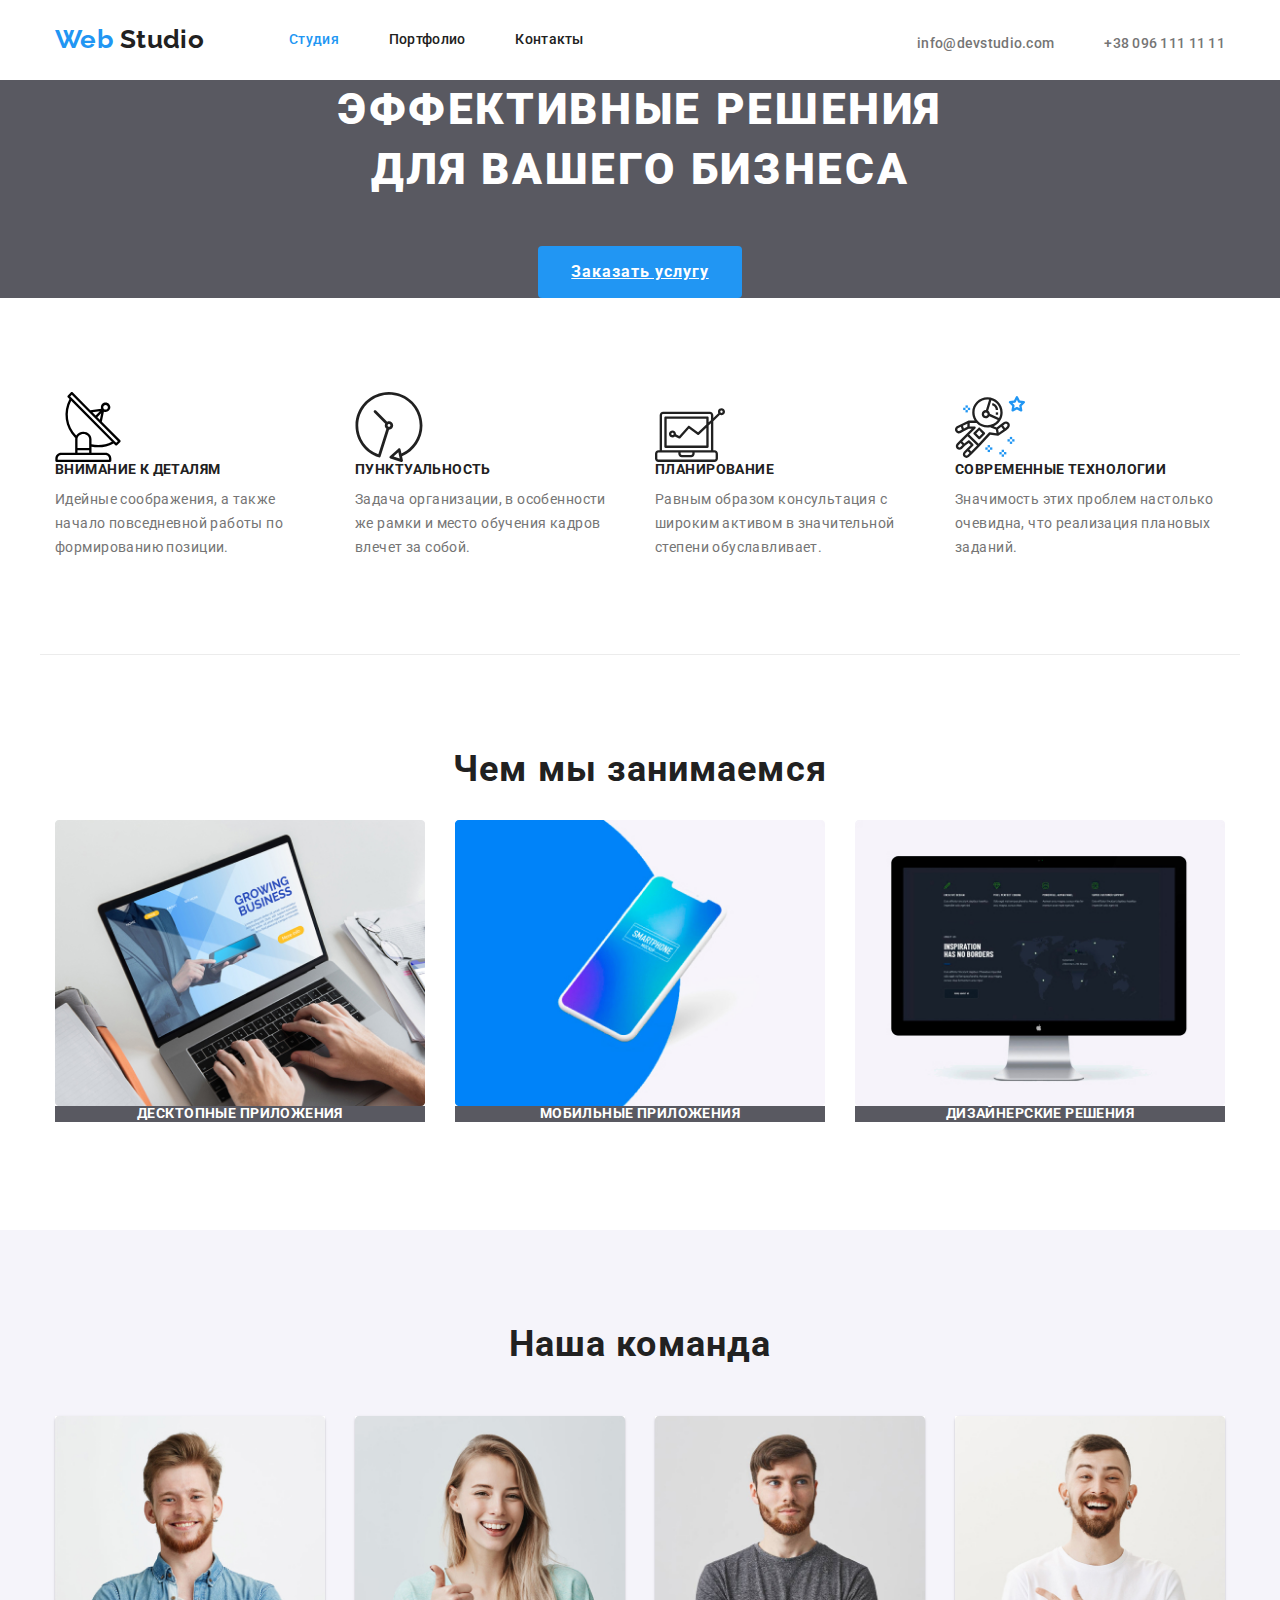
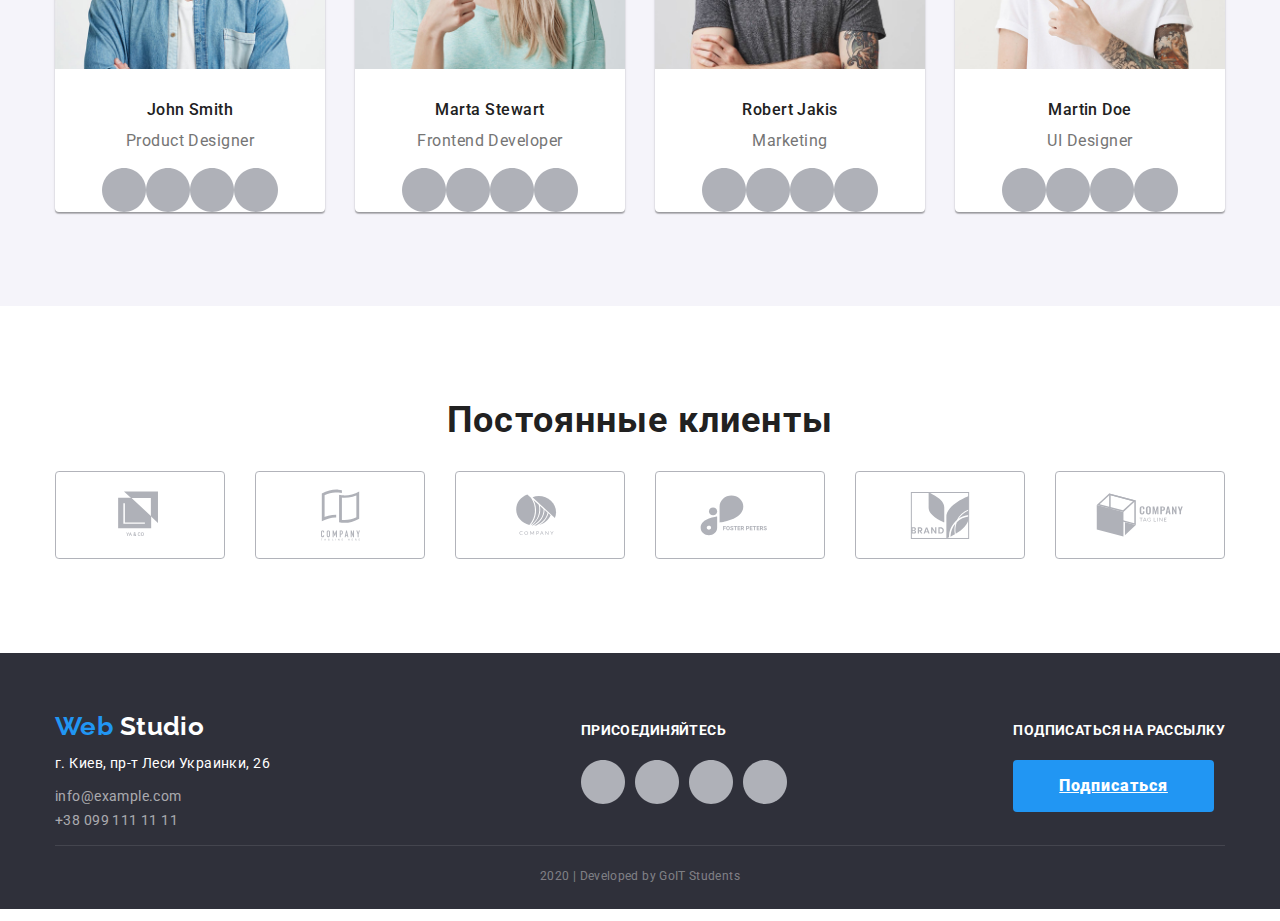
<file: index.html>
<!DOCTYPE html>
<html lang="ru">
<head>
    <meta charset="UTF-8">
    <meta name="viewport" content="width=device-width, initial-scale=1.0">
    <title>Homework 3 </title>
    <link href="https://fonts.googleapis.com/css2?family=Raleway:wght@700&family=Roboto:wght@400;500;700;900&display=swap" rel="stylesheet">
    <link rel="stylesheet" href="https://cdnjs.cloudflare.com/ajax/libs/modern-normalize/0.6.0/modern-normalize.min.css">
    <link rel="stylesheet" href="./css/common.css">
    <link rel="stylesheet" href="./css/styles.css">
    </head>
<body>
  
    <!--Шапка проэкта-->
  <header>
  <div class="container page-header ">
      <nav class="main-nav">
        <a lang="en" href="./index.html" class="logo">  Web <span class="back">Studio</span> </a>
          <ul class="site-nav list">
            <li class="item"><a href="./index.html" class="link current">Студия</a></li>
            <li class="item"><a href="./portfolio.html" class="link">Портфолио</a></li>
            <li class="item"><a href="./contacts.html" class="link">Контакты</a></li>
          </ul>
      </nav>
       <div class="contact">
        <ul class="connection-nav list">
          <li> <a href="mailto:info@devstudio.com" class="link">info@devstudio.com</a> </li>
          <li> <a href="tel:+30961111111" class="link">+38 096 111 11 11</a> </li>
        </ul>
     </div>
  </div>
  </header>
    
  <!--Банер-->
  <main>
  <section class="hero">
       <div class="container-hero">
        <h1 class="hero-title">ЭФФЕКТИВНЫЕ РЕШЕНИЯ ДЛЯ ВАШЕГО БИЗНЕСА</h1>
        <a href="" class="button primary">Заказать услугу</a> 
       </div>
  </section>
  
  <!--Функционал-->
  <section class="section features">
    <div class="container feat">
      <ul class="features">
        <li> 
            <a href="" class="page"><img src="./images/sputnik.svg" alt="спутник"></a>
            <h2 class="title">ВНИМАНИЕ К ДЕТАЛЯМ</h2>
            <p class="text">Идейные соображения, а также начало повседневной работы по формированию позиции.</p>
        </li>
        <li>
            <a href="" class="page"><img src="./images/clock.svg" alt="часы"></a>
            <h2 class="title">Пунктуальность</h2>
            <p class="text">Задача организации, в особенности же рамки и место обучения кадров влечет за собой.</p>
        </li>
        <li>
            <a href="" class="page"><img src="./images/diagram.svg" alt="диаграмма"></a>
            <h2 class="title">Планирование</h2>
            <p class="text">Равным образом консультация с широким активом в значительной степени обуславливает.</p>

        </li>
        <li>
            <a href="" class="page"><img src="./images/astronaut.svg" alt="астронавт"></a>
            <h2 class="title">Современные технологии</h2>
            <p class="text">Значимость этих проблем настолько очевидна, что реализация плановых заданий.</p>
        </li>
    </ul>
    </div>
  </section>
    
  <!-- Перечень занятий -->
  <section class="section">
    <div class="container">
      <h2 class="section-title">Чем мы занимаемся</h2>
        <ul class="scroll">
         <li class="works">
          <a href=""> <img src="./images/box1.jpg" width="370" height="294" alt="картинка"></a>    
          <h3 class="title">ДЕСКТОПНЫЕ ПРИЛОЖЕНИЯ</h3>
          </li>
          <li class="works">
          <a href=""><img src="./images/box2.jpg" width="370" height="294" alt="картинка"></a>
          <h3 class="title">МОБИЛЬНЫЕ ПРИЛОЖЕНИЯ</h3>
          </li>
          <li class="works">
          <a href=""><img src="./images/box3.jpg" width="370" height="294" alt="картинка"></a>    
          <h3 class="title">ДИЗАЙНЕРСКИЕ РЕШЕНИЯ</h3>
          </li>
        </ul>        
    </div>    
  </section>
  
  <!--Команда-->
  <section class="section-team">
   <div class="container">
    <h2 class="section-title people">Наша команда</h2>
    <ul class="team">
      <li class="commands">
         <img class="foto" src="./images/john.jpg" width="270" height="260" alt="фото">
         <h3 class="title">John Smith</h3>
         <p class="profession">Product Designer</p>
    <ul class="social">
      <li><a href=""><img src="./images/Ellipse.svg" alt=""></a></li>
      <li><a href=""><img src="./images/Ellipse.svg" alt=""></a></li>
      <li><a href=""><img src="./images/Ellipse.svg" alt=""></a></li>
      <li><a href=""><img src="./images/Ellipse.svg" alt=""></a></li>
    </ul>
      </li>
      <li class="commands">
        <img class="foto" src="./images/marta.jpg" width="270" height="260" alt="фото">
        <h3 class="title">Marta Stewart</h3>
        <p class="profession">Frontend Developer</p>
      <ul class="social">
        <li><a href=""><img src="./images/Ellipse.svg" alt=""></a></li>
        <li><a href=""><img src="./images/Ellipse.svg" alt=""></a></li>
        <li><a href=""><img src="./images/Ellipse.svg" alt=""></a></li>
        <li><a href=""><img src="./images/Ellipse.svg" alt=""></a></li>
    </ul>
      </li>
      <li class="commands">
        <img class="foto" src="./images/robert.jpg" width="270" height="260" alt="фото">
        <h3 class="title">Robert Jakis</h3>
        <p class="profession">Marketing</p>
    <ul class="social">
        <li><a href=""><img src="./images/Ellipse.svg" alt=""></a></li>
        <li><a href=""><img src="./images/Ellipse.svg" alt=""></a></li>
        <li><a href=""><img src="./images/Ellipse.svg" alt=""></a></li>
        <li><a href=""><img src="./images/Ellipse.svg" alt=""></a></li>
    </ul>
      </li>
      <li class="commands">
        <img class="foto" src="./images/Martin.jpg" width="270" height="260" alt="фото">
        <h3 class="title">Martin Doe</h3>
        <p class="profession">UI Designer</p>
        <ul class="social">
            <li><a href=""><img src="./images/Ellipse.svg" alt=""></a></li>
            <li><a href=""><img src="./images/Ellipse.svg" alt=""></a></li>
            <li><a href=""><img src="./images/Ellipse.svg" alt=""></a></li>
            <li><a href=""><img src="./images/Ellipse.svg" alt=""></a></li>
        </ul>
      </li>
     </ul>  
   </div>    
  </section>
  
  <!--Clients-->
  <section class="section">
    <div class="container">
     <h2 class="section-title">Постоянные клиенты</h2>
      <ul class="clients">
        <li><a href=""><img src="./images/Client1.svg" alt="компания"></a></li>
        <li><a href=""><img src="./images/Client2.svg" alt="компания"></a></li>
        <li><a href=""><img src="./images/Client3.svg" alt="компания"></a></li>
        <li><a href=""><img src="./images/Client4.svg" alt="компания"></a></li>
        <li><a href=""><img src="./images/Client5.svg" alt="компания"></a></li>
        <li><a href=""><img src="./images/Client6.svg" alt="компания"></a></li>
      </ul>
    </div>
  </section>
  </main>
    
  <!--Футер-->
  <footer>
  <div class="container">
      <div class="endbox">
        <div class="end">
          <div class="logotipe"><a lang="en" href="./index.html" class="logo">Web <span class="wite">Studio</span></a></div>
      <address class="address">
          г. Киев, пр-т Леси Украинки, 26
      </address>
  
      <address class="contacts-address">
        <ul>
          <li><a href="mailto:info@example.com" class="link">info@example.com</a></li>
          <li><a href="tel:+380991111111" class="link">+38 099 111 11 11</a></li>
        </ul>
      </address>
      </div>
      <div class="invitation">
          <p class="finish">ПРИСОЕДИНЯЙТЕСЬ</p>
      <ul class="finish-social">
          <li><a href=""><img src="./images/Ellipse.svg" alt="Ссылка на Facebook"></a></li>
          <li><a href=""><img src="./images/Ellipse.svg" alt="Ссылка на Twitter"></a></li>
          <li><a href=""><img src="./images/Ellipse.svg" alt="Ссылка на Instagram"></a></li>
          <li><a href=""><img src="./images/Ellipse.svg" alt="Ссылка на LinkedIn"></a></li>
      </ul>
      </div>
    
         <div class="finishbox">
            <p class="finish">ПОДПИСАТЬСЯ НА РАССЫЛКУ</p>
    <a href="" class="button secondary">Подписаться</a>
        </div>
      </div>
    <p class="developed">2020 | Developed by GoIT Students </p>
    </div>
  </footer>

  </body>
  </html>
</file>
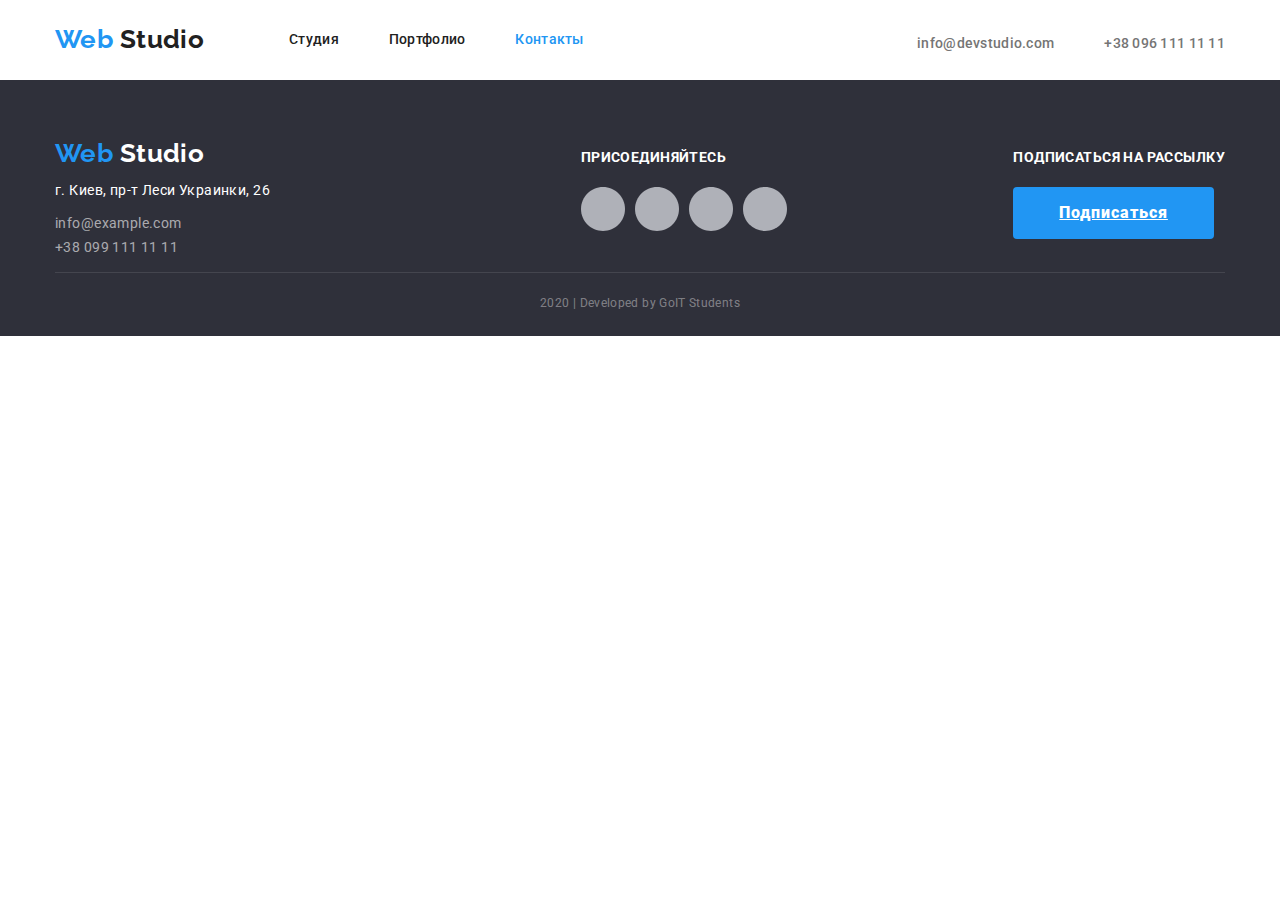
<file: contacts.html>
<!DOCTYPE html>
<html lang="ru">
<head>
    <meta charset="UTF-8">
    <meta name="viewport" content="width=device-width, initial-scale=1.0">
    <title>Homework 3</title>
    <link href="https://fonts.googleapis.com/css2?family=Raleway:wght@700&family=Roboto:wght@400;500;700;900&display=swap" rel="stylesheet">
    <link rel="stylesheet" href="https://cdnjs.cloudflare.com/ajax/libs/modern-normalize/0.6.0/modern-normalize.min.css">
    <link rel="stylesheet" href="./css/common.css">
    <link rel="stylesheet" href="./css/styles.css">
</head>
<body>
  <!--Шапка проэкта-->
  <header>
    <div class="container page-header ">
        <nav class="main-nav">
          <a lang="en" href="./index.html" class="logo">  Web <span class="back">Studio</span> </a>
            <ul class="site-nav list">
              <li class="item"><a href="./index.html" class="link">Студия</a></li>
              <li class="item"><a href="./portfolio.html" class="link">Портфолио</a></li>
              <li class="item"><a href="./contacts.html" class="link current">Контакты</a></li>
            </ul>
        </nav>
         <div class="contact">
          <ul class="connection-nav list">
            <li><a href="mailto:info@devstudio.com" class="link">info@devstudio.com</a></li>
            <li><a href="tel:+30961111111" class="link">+38 096 111 11 11</a></li>
          </ul>
       </div>
    </div>
  </header>

  <main>

  </main>


    <!--Футер-->
    <footer>
      <div class="container">
          <div class="endbox">
            <div class="end">
              <div class="logotipe"><a lang="en" href="./index.html" class="logo">Web <span class="wite">Studio</span></a></div>
          <address class="address">
              г. Киев, пр-т Леси Украинки, 26
          </address>
      
          <address class="contacts-address">
            <ul>
              <li><a href="mailto:info@example.com" class="link">info@example.com</a></li>
              <li><a href="tel:+380991111111" class="link">+38 099 111 11 11</a></li>
            </ul>
          </address>
          </div>
          <div class="invitation">
              <p class="finish">ПРИСОЕДИНЯЙТЕСЬ</p>
          <ul class="finish-social">
              <li><a href=""><img src="./images/Ellipse.svg" alt="Ссылка на Facebook"></a></li>
              <li><a href=""><img src="./images/Ellipse.svg" alt="Ссылка на Twitter"></a></li>
              <li><a href=""><img src="./images/Ellipse.svg" alt="Ссылка на Instagram"></a></li>
              <li><a href=""><img src="./images/Ellipse.svg" alt="Ссылка на LinkedIn"></a></li>
          </ul>
          </div>
        
             <div class="finishbox">
                <p class="finish">ПОДПИСАТЬСЯ НА РАССЫЛКУ</p>
        <a href="" class="button secondary">Подписаться</a>
            </div>
          </div>
        <p class="developed">2020 | Developed by GoIT Students </p>
        </div>
      </footer>

  </body>
  </html>
</file>
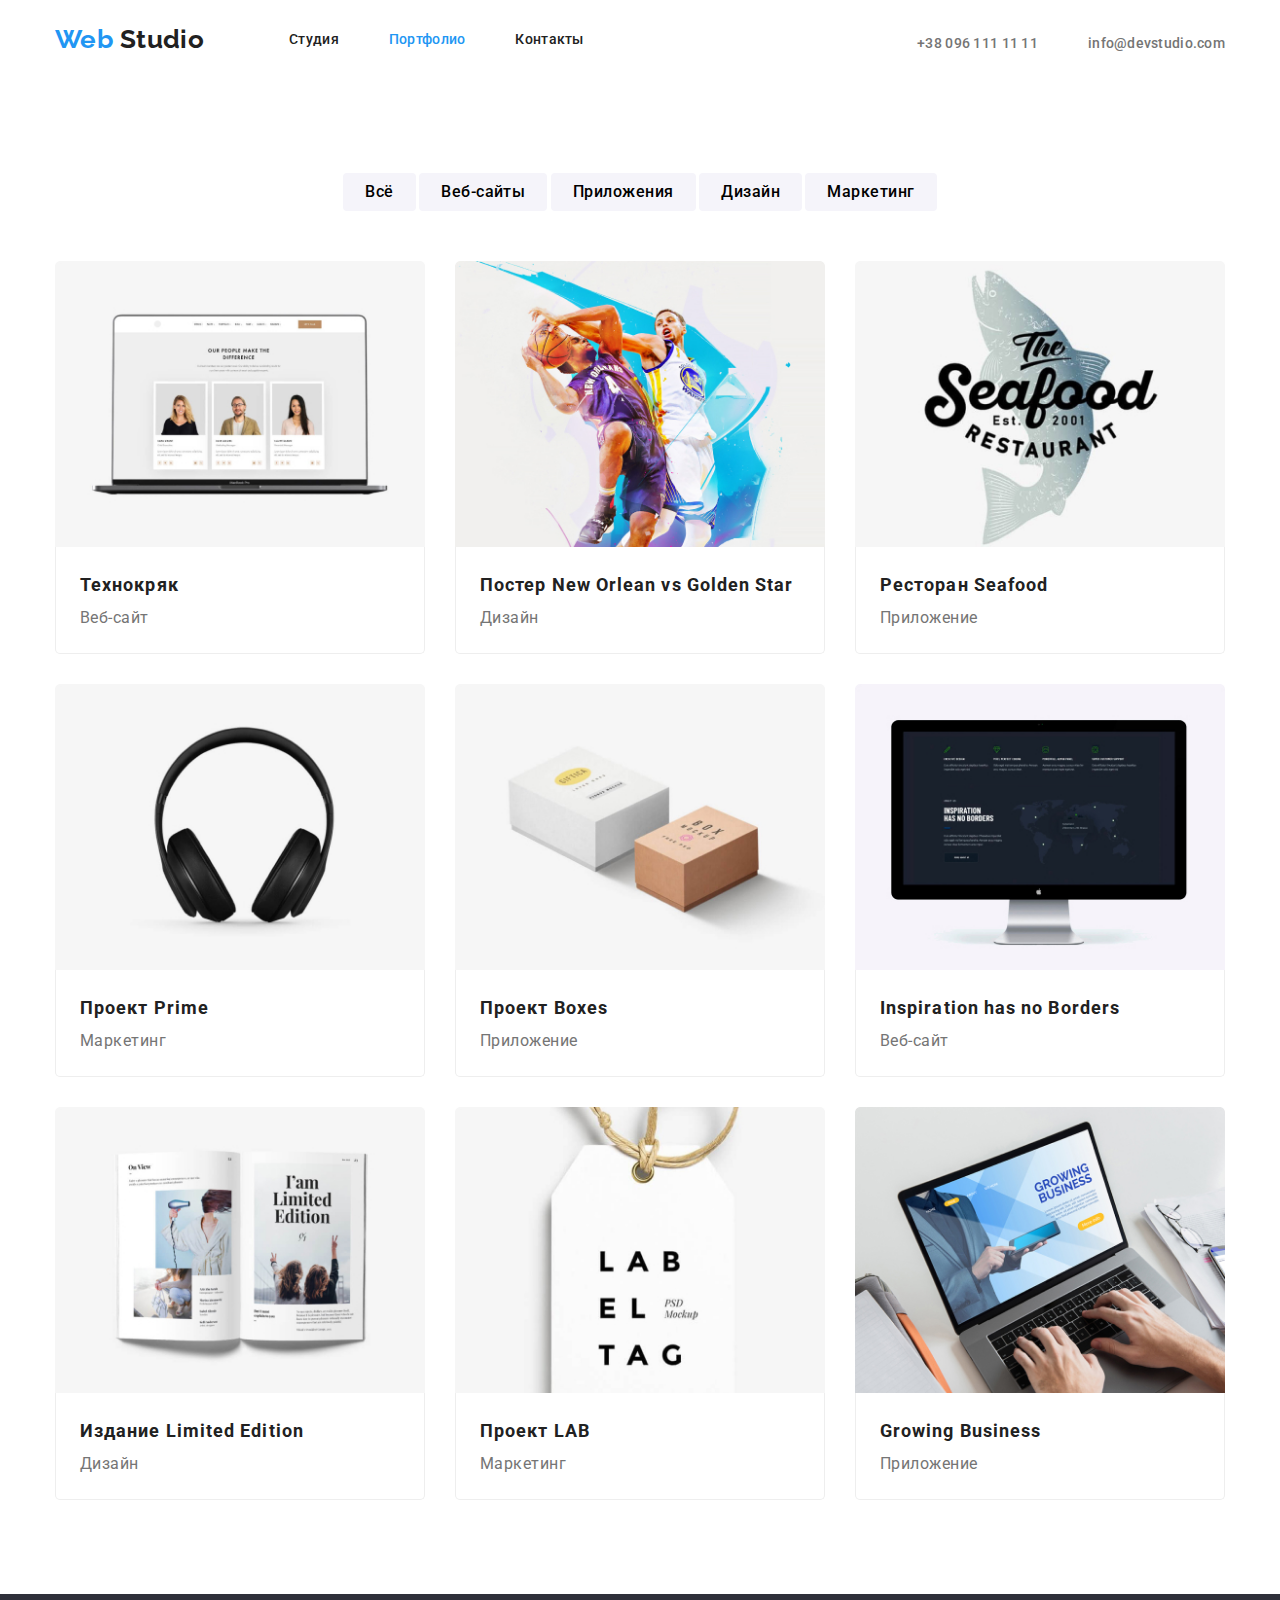
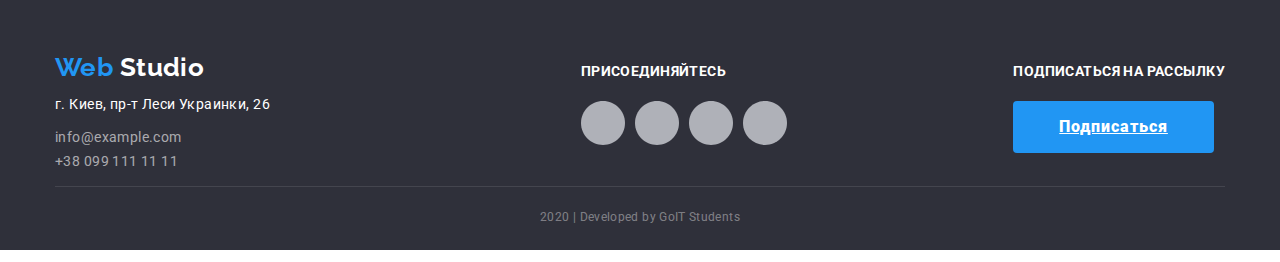
<file: portfolio.html>
<!DOCTYPE html>
<html lang="ru">
<head>
    <meta charset="UTF-8">
    <meta name="viewport" content="width=device-width, initial-scale=1.0">
    <title>Homework 3</title>
    <link href="https://fonts.googleapis.com/css2?family=Raleway:wght@700&family=Roboto:wght@400;500;700;900&display=swap" rel="stylesheet">
    <link rel="stylesheet" href="https://cdnjs.cloudflare.com/ajax/libs/modern-normalize/0.6.0/modern-normalize.min.css">
    <link rel="stylesheet" href="./css/common.css">
    <link rel="stylesheet" href="./css/styles.css">
</head>
<body>
  <!--Шапка проэкта-->
  <header>
    <div class="container page-header ">
        <nav class="main-nav">
          <a lang="en" href="./index.html" class="logo">  Web <span class="back">Studio</span> </a>
            <ul class="site-nav list">
              <li class="item"><a href="./index.html" class="link">Студия</a></li>
              <li class="item"><a href="./portfolio.html" class="link current">Портфолио</a></li>
              <li class="item"><a href="./contacts.html" class="link">Контакты</a></li>
            </ul>
        </nav>
         <div class="contact">
          <ul class="connection-nav list">
            <li><a href="tel:+30961111111" class="link">+38 096 111 11 11</a></li>
            <li><a href="mailto:info@devstudio.com" class="link">info@devstudio.com</a></li>
          </ul>
       </div>
    </div>
  </header>

  <main>
    <h1 class="is-hidden">Наши проэкты</h1>

    <section class="section-project"> 
      <div class="container">
  <ul class="project-portfolio">
    <button type="button" class="portfolio">Всё</button>  
    <button type="button" class="portfolio">Веб-сайты</button>
    <button type="button" class="portfolio">Приложения</button>
    <button type="button" class="portfolio">Дизайн</button>
    <button type="button" class="portfolio">Маркетинг</button> 
</ul>     
  <ul class="project">
    <a href=""class="project-img">
      <li><img class="item" src="./images/img1.jpg" width="370" height="294" alt="Проэкт Веб-сайт">
      <div class="card-container">
        <h2 class="title">Технокряк</h2>
        <p class="text">Веб-сайт</p>
      </div>
      <!-- <p class="text-overlay">Технокряк это современная площадка распространения коронавируса. Компании используют эту платформу для цифрового шпионажа и атак на защищённые сервера конкурентов.</p> -->
    </li></a>
    <a href=""class="project-img">
      <li><img class="item" src="./images/img2.jpg" width="370" height="294" alt="Проэкт дизайн">
      <div class="card-container">
        <h2 class="title">Постер New Orlean vs Golden Star</h2>
        <p class="text">Дизайн</p>
      </div> 
          <!-- <p class="text-overlay">Технокряк это современная площадка распространения коронавируса. Компании используют эту платформу для цифрового шпионажа и атак на защищённые сервера конкурентов.</p> -->
    </li></a>
    <a href=""class="project-img">
      <li><img class="item" src="./images/img3.jpg" width="370" height="294" alt="Проэкт приложения">
      <div class="card-container">
        <h2 class="title">Ресторан Seafood</h2>
        <p class="text">Приложение</p>
      </div>
      <!-- <p class="text-overlay">Технокряк это современная площадка распространения коронавируса. Компании используют эту платформу для цифрового шпионажа и атак на защищённые сервера конкурентов.</p> -->
    </li></a>
    <a href=""class="project-img">
      <li><img class="item" src="./images/img4.jpg" width="370" height="294" alt="Проэкт маркетинг">
      <div class="card-container">
        <h2 class="title">Проект Prime</h2>
        <p class="text">Маркетинг</p>
      </div>
      <!-- <p class="text-overlay">Технокряк это современная площадка распространения коронавируса. Компании используют эту платформу для цифрового шпионажа и атак на защищённые сервера конкурентов.</p> -->
    </li></a>
    <a href=""class="project-img">
      <li><img class="item" src="./images/img5.jpg" width="370" height="294" alt="Проэкт приложения">
      <div class="card-container">
        <h2 class="title">Проект Boxes</h2>
        <p class="text">Приложение</p>
      </div>
      <!-- <p class="text-overlay">Технокряк это современная площадка распространения коронавируса. Компании используют эту платформу для цифрового шпионажа и атак на защищённые сервера конкурентов.</p> -->
    </li></a>
    <a href=""class="project-img">
      <li><img class="item" src="./images/img6.jpg" width="370" height="294" alt="Проэкт Веб-сайт">
      <div class="card-container">
        <h2 class="title">Inspiration has no Borders</h2>
        <p class="text">Веб-сайт</p>
      </div>
      <!-- <p class="text-overlay">Технокряк это современная площадка распространения коронавируса. Компании используют эту платформу для цифрового шпионажа и атак на защищённые сервера конкурентов.</p> -->
    </li></a>
    <a href=""class="project-img">
      <li><img class="item" src="./images/img7.jpg" width="370" height="294" alt="Проэкт дизайн">
      <div class="card-container">
        <h2 class="title">Издание Limited Edition</h2>
        <p class="text">Дизайн</p>
      </div>
      <!-- <p class="text-overlay">Технокряк это современная площадка распространения коронавируса. Компании используют эту платформу для цифрового шпионажа и атак на защищённые сервера конкурентов.</p> -->
    </li></a>
    <a href=""class="project-img">
      <li><img class="item" src="./images/img8.jpg" width="370" height="294" alt="Проэкт маркетинг">
      <div class="card-container">
        <h2 class="title">Проект LAB</h2>
        <p class="text">Маркетинг</p>
      </div>
      <!-- <p class="text-overlay">Технокряк это современная площадка распространения коронавируса. Компании используют эту платформу для цифрового шпионажа и атак на защищённые сервера конкурентов.</p> -->
    </li></a>
    <a href=""class="project-img">
      <li><img class="item" src="./images/img9.jpg" width="370" height="294" alt="Проэкт приложения">
      <div class="card-container">
        <h2 class="title">Growing Business</h2>
        <p class="text">Приложение</p>
      </div>
      <!-- <p class="text-overlay">Технокряк это современная площадка распространения коронавируса. Компании используют эту платформу для цифрового шпионажа и атак на защищённые сервера конкурентов.</p> -->
    </li></a>
    </ul>
      </div>
  </section>
  </main>


    <!--Футер-->
    <footer>
      <div class="container">
          <div class="endbox">
            <div class="end">
              <div class="logotipe"><a lang="en" href="./index.html" class="logo">Web <span class="wite">Studio</span></a></div>
          <address class="address">
              г. Киев, пр-т Леси Украинки, 26
          </address>
      
          <address class="contacts-address">
            <ul>
              <li><a href="mailto:info@example.com" class="link">info@example.com</a></li>
              <li><a href="tel:+380991111111" class="link">+38 099 111 11 11</a></li>
            </ul>
          </address>
          </div>
          <div class="invitation">
              <p class="finish">ПРИСОЕДИНЯЙТЕСЬ</p>
          <ul class="finish-social">
              <li><a href=""><img src="./images/Ellipse.svg" alt="Ссылка на Facebook"></a></li>
              <li><a href=""><img src="./images/Ellipse.svg" alt="Ссылка на Twitter"></a></li>
              <li><a href=""><img src="./images/Ellipse.svg" alt="Ссылка на Instagram"></a></li>
              <li><a href=""><img src="./images/Ellipse.svg" alt="Ссылка на LinkedIn"></a></li>
          </ul>
          </div>
        
             <div class="finishbox">
                <p class="finish">ПОДПИСАТЬСЯ НА РАССЫЛКУ</p>
        <a href="" class="button secondary">Подписаться</a>
            </div>
          </div>
        <p class="developed">2020 | Developed by GoIT Students </p>
        </div>
    </footer>
  
  </body>
  </html>
</file>
<file: css/common.css>
:root{
    --primary-text-color: #757575;
    --title-text-color: #212121;
    --accent-color: #2196F3;
    --wite-color: #FFFFFF;
    --fill-silver: #F5F4FA;
  
}

body{
    background-color: var(--wite-color);
    color: var(--title-text-color);

    font-family: Roboto, sans-serif;
    font-size: 14px;
    letter-spacing: 0.03em
        
}

.logo{
    margin-right: 85px;
    padding-top: 24px;
    padding-bottom: 25px;

    color: var(--accent-color);

    font-family: Raleway, sans-serif ;
    font-weight: 700;
    font-size: 26px;
    line-height: 1.2;
    text-decoration: none;
}
.logo:hover,
.logo:focus{
    color: var(--accent-color);
}

ul{
    list-style: none;
    margin-bottom: 0;
    margin-top: 0;
    padding: 0;
}

/* Site nav */

.site-nav{
    display: flex;
    align-items: center;   
}

.site-nav .item + .item{
    margin-left: 50px;
}

.site-nav .link{
    display: block;
    padding-top: 32px;
    padding-bottom: 32px;

    color: var(--title-text-color);
    font-weight: 500;
    line-height: 1.14;
    letter-spacing: 0.02em;
    text-decoration: none;
}

.site-nav .link:hover, 
.site-nav .link:focus{
    color: var(--accent-color);
}

.site-nav .link.current{
    color: var(--accent-color);
} 

.connection-nav .item {
    padding-top: 32px;
    padding-bottom: 32px;
}

.connection-nav{
    display: flex;
    align-items: center;
}

.connection-nav li{
    margin-right: 50px;
}

.connection-nav li:nth-child(2n){
    margin-right: 0px;
}

.connection-nav .link{
    padding-top: 32px;
    padding-bottom: 32px;
   color: var(--primary-text-color);

    font-weight: 500;
    line-height: 1.14;
    letter-spacing: 0.02em;
    text-decoration: none;
}

.connection-nav .link:hover,
.connection-nav .link:focus{
    color: var(--accent-color);
}

/* footer */

footer{
    background-color: #2F303A;
}
    
.endbox{
    display: flex;
    align-items: baseline;
    justify-content: space-between;
}


.logotipe{
    padding-top: 48px;
    margin-bottom: 10px;
}

.address{
    margin-bottom: 9px;
    color: var(--wite-color);
    font-style: inherit;
    font-weight: 400;
    font-size: 14px;
    line-height: 1.71;
    letter-spacing: 0.03em;
}

.contacts-address .link{
    margin-bottom: 10px;
    color: rgba(255, 255, 255, 0.6);
    font-style: normal;
    font-weight: 400;
    font-size: 14px;
    line-height: 1.71;
    letter-spacing: 0.03em;
    text-decoration: none;
    
}

.developed{
    padding-bottom: 21px;
    padding-top: 18px;
    border-top: 1px solid rgba(255, 255, 255, 0.1);
    color: rgba(255, 255, 255, 0.4);
    font-weight: 400;
    font-size: 12px;
    line-height: 2;
    text-align: center;
    letter-spacing: 0.03em;
}


.finish{
    margin-bottom: 21px;
    color: var(--wite-color);
    font-weight: 700;
    font-size: 14px;
    line-height: 1.14;
    letter-spacing: 0.03em;
    text-transform: uppercase;
}

.finish-social{
    display: flex;
}

.finish-social li + li{
    margin-left: 10px;
}

.finishbox{
    padding-top: 56px;
    margin-left: 114px;
}

.invitation{
    padding-top: 56px;
    margin-left: 179px;
}
</file>
<file: css/styles.css>
/* Основной цвет текста #212121 */

/* Вторичный цвет текста #757575 */

/* белый цвет #FFFFFF */

/* вторичный цвет фона #F5F4FA */

/* акцент  #2196F3 */

/* Оформление слова Studio */
.wite{
    color: var(--wite-color);
}
.back{
    color: var(--title-text-color);
    font-family: Raleway
}

img{
    display: block;
    max-width: 100%;
    height: auto;
}


/* Button */

.button{
    color: var(--wite-color);
    background: var(--accent-color);

    display: inline-block;
    align-items: center;
    text-align: center;
    border-radius: 4px;
    min-width: 200px;
    border: 1px solid transparent;

}

.button.primary{
    font-weight: 700;
    font-size: 16px;
    line-height: 1.87;
    letter-spacing: 0.06em;

    padding: 10px 32px;
}

.button.secondary{
    font-weight: 900;
    font-size: 16px;
    line-height: 1.87;
    letter-spacing: 0.06em;

    padding: 10px 45px;
}

/* Разметка шапки */

.container{
    margin-left: auto;
    margin-right: auto;
    padding-left: 15px;
    padding-right: 15px;
    
    width: 1200px;
}

.main-nav{
    display: flex;
    
}

.page-header{
    display: flex;
    align-items: baseline;
    justify-content: space-between;
}


/* Hero */

.hero{ 
   
    background-color:rgba(47, 48, 58, 0.8);
}

.hero-title{
    width: 646px;
    font-weight: 900;
    font-size: 44px;
    line-height: 1.36;
    letter-spacing: 0.06em;
    text-transform: uppercase;
    margin-top: 0;
    margin-bottom: 46px;
    margin-left: auto;
    margin-right: auto;

    color: var(--wite-color);
}

.container-hero{
    text-align: center;
    margin-left: auto;
    margin-right: auto;
    padding-left: 15px;
    padding-right: 15px;
    
    width: 1200px;
}



/* Section */

.section{
    padding-bottom: 94px;
    padding-top: 94px;
}

.section-title{
    margin-top: 0px;
    
    color: var(--title-text-color);
    font-weight: 700;
    font-size: 36px;
    line-height: 1.16;
    text-align: center;
    letter-spacing: 0.03em;
}


/* Feauters */
.section.features{
    padding-bottom: 0px
}

.feat{
    padding-bottom: 94px;
    border-bottom: 1px solid #ECECEC;
}

.features{
    display: flex; 
    align-items: baseline;
}

.features li{
    width: calc((100% - 90px) / 4);
    margin-right: 30px;
}

.features li:nth-child(4n){
    margin-right: 0px;
}

.features > .page{
    align-items: center;
    margin-bottom: 30px;
}

.features .title{
    margin-top: 0px;
    margin-bottom: 10px;
    color: var(--titlt-text-color);
    font-weight: 700;
    font-size: 14px;
    line-height: 1.14;
    letter-spacing: 0.03em;
    text-transform: uppercase;
}

.features .text{
    margin-top: 0px;
    margin-bottom: 0px;
    color: var(--primary-text-color);
    font-weight: 400;
    font-size: 14px;
    line-height: 1.71;
    letter-spacing: 0.03em;
}

 /* Перечень занятий */

.section .scroll{
     display: flex;
 }

 .scroll .works{
     width: calc((100% - 60px) / 3);
     margin-right: 30px;
 }

.works:nth-child(3n){
     margin-right: 0px;
 }

.scroll .title{
    margin-top: 0px;
    font-weight: bold;
    font-size: 14px;
    line-height: 1.14;
    text-align: center;
    letter-spacing: 0.03em;
    text-transform: uppercase;

    color: var(--wite-color);;
    background-color: rgba(47, 48, 58, 0.8);

}

/* Команда */

.people{
    padding-top: 94px;
    margin-bottom: 50px;
}

.section-team{
    background-color: var(--fill-silver);

}

.commands{
    margin-bottom: 94px;
    background: #FFFFFF;
    border-radius: 4px;

    box-shadow: 0px 2px 1px rgba(0, 0, 0, 0.2), 0px 1px 1px rgba(0, 0, 0, 0.14), 0px 1px 3px rgba(0, 0, 0, 0.12);
}

.commands > .foto{
    margin-bottom: 30px;
}

.team{
    display: flex;
}


.team .commands{
    width: calc((100% - 90px) / 4);
    margin-right: 30px;
}

.commands:nth-child(4n){
    margin-right: 0px;
}

.team .title{
    margin-top: 0px;
    margin-bottom: 10px;

    color: var(--title-text-color);

    font-weight: 500;
    font-size: 16px;
    line-height: 1.35;
    text-align: center;
    letter-spacing: 0.03em;
}

.team .profession{
    margin-top: 0px;
    margin-bottom: 16px;

    color: var(--primary-text-color);

    font-weight: 400;
    font-size: 16px;
    line-height: 1.35;
    text-align: center;
    letter-spacing: 0.03em;
}

.social{
    display: flex;
    justify-content: center;

}


/* Клиент */


.clients{
    display: flex;
}

.clients li{
    width: calc((100% - 150px) / 6);
    margin-right: 30px;
}

.clients li:nth-child(6n){
    margin-right: 0px;
}


/*scc для portfolio*/
.section-project{
    text-align: center;
}

.project-portfolio .portfolio{
    padding: 6px 22px;
    font-weight: 500;
    font-size: 16px;
    line-height: 1.6;
    background: #F5F4FA;
    letter-spacing: 0.03em;
    border-radius: 4px;
    border: hidden;
}

.project-portfolio .portfolio:hover,
.project-portfolio .portfolio:focus{
    color: var(--wite-color);
    background-color: var(--accent-color);
}

.project-portfolio{
    padding-top: 93px;
    margin-bottom: 50px;
}

.project{
    display: flex;
    flex-wrap: wrap;
    padding-bottom: 94px;
}

 .item{
    border-top-left-radius: 5px;
    border-top-right-radius: 5px;
    overflow: hidden;
 }


.project .project-img{
    text-decoration: none;
    margin-right: 30px;
    margin-bottom: 30px;
    background: #FFFFFF;
    width: calc((100% - 60px) / 3);
}

.card-container{
    padding: 20px 24px;
    border-left: 1px solid #EEEEEE;
    border-right: 1px solid #EEEEEE;
    border-bottom: 1px solid #EEEEEE;
    border-bottom-right-radius: 5px;
    border-bottom-left-radius: 5px; 
}

.project-img:nth-child(3n){
    margin-right: 0px;
}

.project-img:nth-last-child(-n + 3){
    margin-bottom: 0;
}



.project .title{
    text-align: initial;
    margin: 0px;
    
    color: var(--title-text-color);

    font-weight: 700;
    font-size: 18px;
    line-height: 2;
    letter-spacing: 0.06em;
}

.project .text{
    text-align: initial;
    margin: 0px;
   
    color: var(--primary-text-color);

    font-weight: 400;
    font-size: 16px;
    line-height: 1.87;
    letter-spacing: 0.03em;
}

.project .text-overlay{
    margin-top: 0px;
    margin-bottom: 0px;

    font-weight: 400;
    font-size: 18px;
    line-height: 1.56;
    letter-spacing: 0.03em;
    
    color: #FFFFFF;
    background-color: black;
}

.is-hidden{
    display: none;
}
</file>
